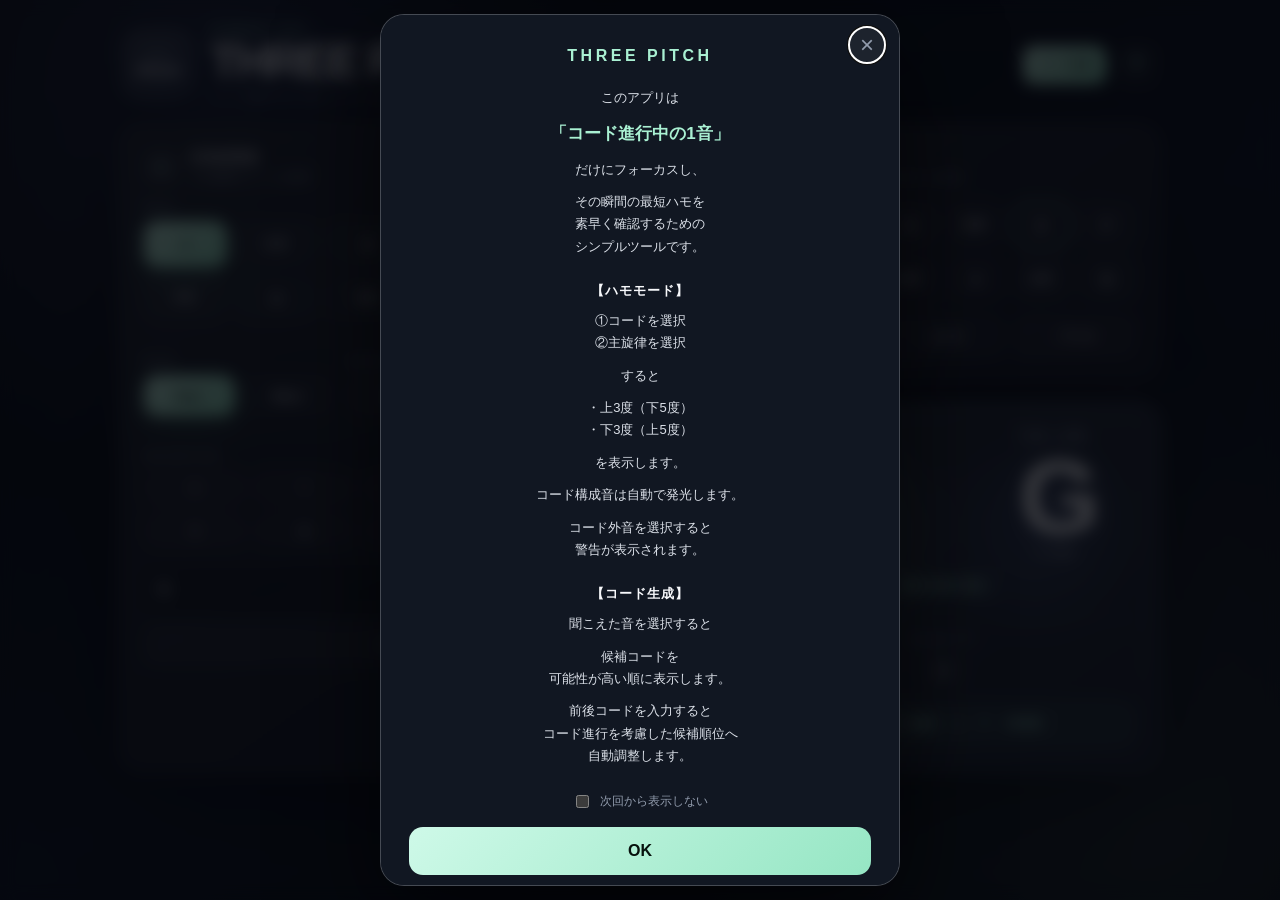
<file: index.html>
<!doctype html>
<html lang="ja">
<head>
  <meta charset="utf-8">
  <meta name="viewport" content="width=device-width, initial-scale=1, viewport-fit=cover">
  <meta name="theme-color" content="#0b0e14">
  <meta name="apple-mobile-web-app-capable" content="yes">
  <meta name="apple-mobile-web-app-status-bar-style" content="black-translucent">
  <meta name="apple-mobile-web-app-title" content="THREE PITCH">
  <title>THREE PITCH</title>
  <link rel="manifest" href="./manifest.webmanifest">
  <link rel="apple-touch-icon" href="./icon-192.png">
  <link rel="stylesheet" href="./style.css?v=42">
</head>
<body>
  <main class="app">
    <header class="brand">
      <div class="mini-logo" aria-hidden="true"><span>THREE</span><strong>PITCH</strong></div>
      <div class="brand-copy"><p>HARMONY TOOL</p><h1>THREE PITCH</h1><span>コード進行中の1音にフォーカス</span></div>
      <nav class="header-actions" aria-label="アプリ操作">
        <button id="openDetectButton" class="mode-button active" type="button">コード生成</button>
        <button id="guideButton" class="help-button" type="button" aria-label="使い方を表示">?</button>
      </nav>
    </header>

    <section class="harmony-layout">
      <section class="control-card chord-card">
        <div class="section-title"><span>01</span><div><h2>CHORD</h2><p>その瞬間のコードを選択</p></div></div>
        <div class="label">ROOT</div><div id="rootGrid" class="notes-grid"></div>
        <div class="split-row">
          <div><div class="label">BASE</div><div id="baseGrid" class="choice-grid base-grid"></div></div>
          <div><div class="label">SHAPE</div><div id="shapeGrid" class="choice-grid shape-grid"></div></div>
        </div>
        <div class="label decoration-label">DECORATION</div><div id="decorationGrid" class="decoration-grid"></div>
        <div class="summary"><strong id="chordName">C</strong><span id="chordTones">C · E · G</span></div>
        <button id="playChordButton" class="sound-button wide" type="button">♪ コード同時再生</button>
      </section>

      <section class="control-card melody-card">
        <div class="section-title"><span>02</span><div><h2>MELODY</h2><p>コード構成音がリアルタイム発光</p></div></div>
        <div id="melodyGrid" class="notes-grid"></div>
        <div id="melodyWarning" class="warning" hidden><strong>⚠ コード外音</strong><span>選択した主旋律は、このコードの構成音ではありません。</span></div>
        <div class="sound-grid">
          <button id="playMelodyButton" class="sound-button" type="button">♪ 主旋律</button>
          <button id="playUpperButton" class="sound-button" type="button">♪ 上ハモ</button>
          <button id="playLowerButton" class="sound-button" type="button">♪ 下ハモ</button>
        </div>
      </section>

      <section class="result-card" aria-live="polite">
        <div class="result-grid">
          <article class="harmony-result upper-result"><div class="result-kicker">上3度（下5度）</div><div id="upperResultNote" class="result-note">E</div><div class="direction-label">上の最短</div></article>
          <div class="result-divider" aria-hidden="true"></div>
          <article class="harmony-result lower-result"><div class="result-kicker">下3度（上5度）</div><div id="lowerResultNote" class="result-note">G</div><div class="direction-label">下の最短</div></article>
        </div>
        <div class="rule-chip">基本三和音で判定</div>
        <div class="maybe"><span>もしかして？</span><div id="maybeNotes" class="maybe-notes"></div></div>
        <button id="harmonyCheckButton" class="sound-button harmony-check" type="button">♪ ハモ確認　主旋律 → 上 → 下 → 3音同時</button>
      </section>
    </section>
  </main>

  <dialog id="guideDialog" class="guide-dialog">
    <form method="dialog" class="guide-panel">
      <button class="dialog-close" value="close" aria-label="閉じる">×</button>
      <div class="guide-logo">THREE PITCH</div>
      <p>このアプリは</p>
      <p class="guide-emphasis">「コード進行中の1音」</p>
      <p>だけにフォーカスし、</p>
      <p>その瞬間の最短ハモを<br>素早く確認するための<br>シンプルツールです。</p>
      <h3>【ハモモード】</h3>
      <p>①コードを選択<br>②主旋律を選択</p>
      <p>すると</p>
      <p>・上3度（下5度）<br>・下3度（上5度）</p>
      <p>を表示します。</p>
      <p>コード構成音は自動で発光します。</p>
      <p>コード外音を選択すると<br>警告が表示されます。</p>
      <h3>【コード生成】</h3>
      <p>聞こえた音を選択すると</p>
      <p>候補コードを<br>可能性が高い順に表示します。</p>
      <p>前後コードを入力すると<br>コード進行を考慮した候補順位へ<br>自動調整します。</p>
      <label class="dont-show"><input id="dontShowGuide" type="checkbox"> 次回から表示しない</label>
      <button id="guideOkButton" class="guide-ok" value="ok">OK</button>
    </form>
  </dialog>

  <dialog id="detectDialog" class="detect-dialog">
    <section class="detect-window">
      <header class="brand detect-window-header">
        <div class="mini-logo" aria-hidden="true"><span>THREE</span><strong>PITCH</strong></div>
        <div class="brand-copy"><p>CODE DETECT MODE</p><h1>CODE DETECT</h1><span>聞こえた音と前後進行から候補生成</span></div>
        <button id="closeDetectButton" class="mode-button detect-close" type="button">ハモモードへ戻る</button>
      </header>
      <section class="detect-layout">
        <section class="control-card detect-input-card">
          <div class="section-title"><span>01</span><div><h2>HEARD NOTES</h2><p>聞こえた音を複数選択</p></div></div>
          <div id="heardNotesGrid" class="notes-grid"></div>
          <div class="detect-tools"><button id="clearHeardButton" class="utility-button" type="button">選択解除</button><span id="heardCount">0音選択</span></div>
        </section>
        <section class="control-card context-card">
          <div class="section-title"><span>02</span><div><h2>CONTEXT</h2><p>前後コードは任意</p></div></div>
          <div class="context-grid">
            <label>前のコード<select id="previousChord"></select></label>
            <label>次のコード<select id="nextChord"></select></label>
          </div>
          <p class="context-note">未入力なら聞こえた音だけで順位付けし、入力時は共通音・ルート進行・解決方向を加味します。</p>
        </section>
        <section class="control-card candidates-card" aria-live="polite">
          <div class="section-title"><span>03</span><div><h2>CANDIDATES</h2><p>可能性が高い順</p></div></div>
          <div id="candidateList" class="candidate-list"></div>
        </section>
      </section>
    </section>
  </dialog>

  <script src="./app.js?v=42"></script>
  <script src="./detect.js?v=42"></script>
  <script>if("serviceWorker" in navigator){addEventListener("load",()=>navigator.serviceWorker.register("./service-worker.js"));}</script>
</body>
</html>
</file>
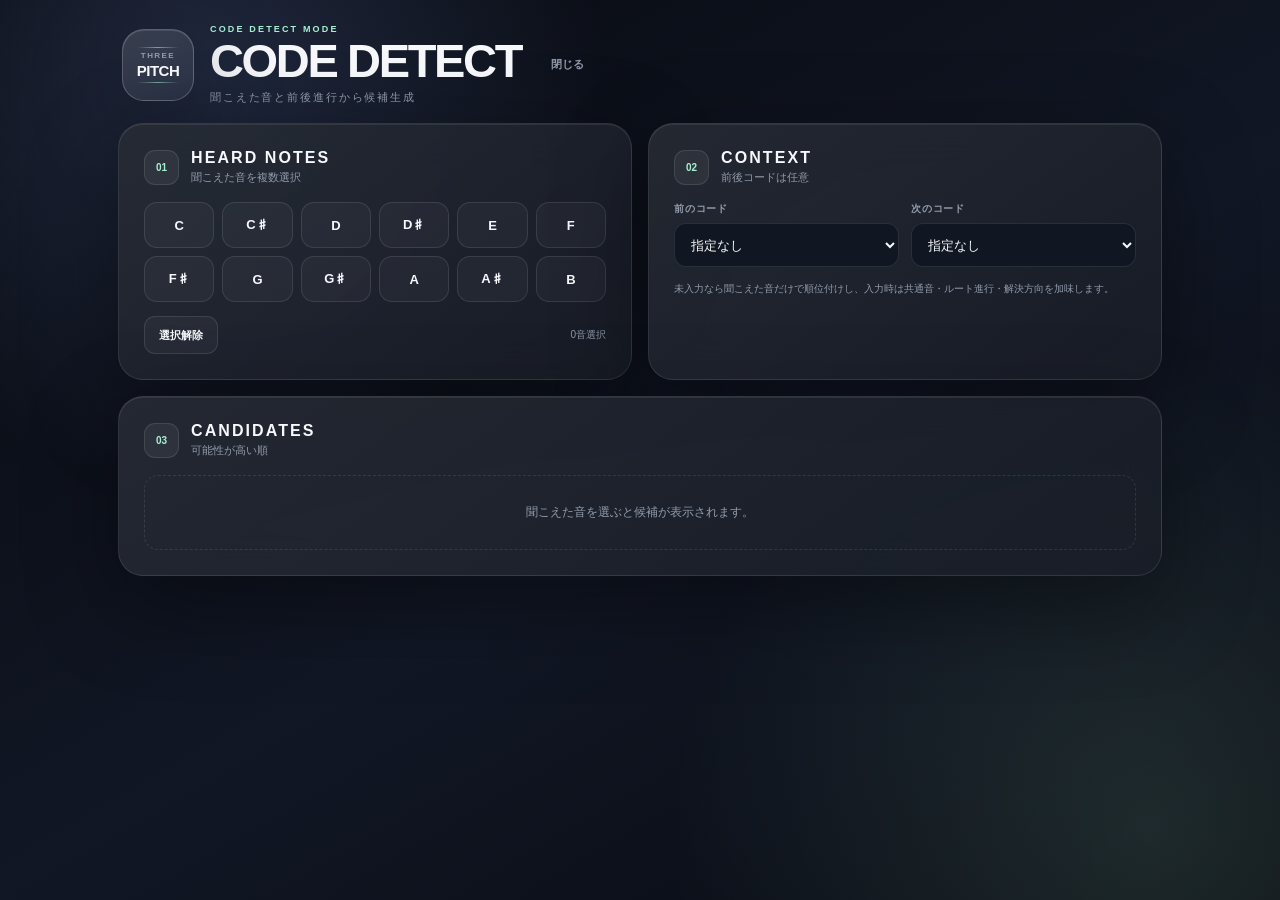
<file: detect.html>
<!doctype html>
<html lang="ja">
<head>
  <meta charset="utf-8">
  <meta name="viewport" content="width=device-width, initial-scale=1, viewport-fit=cover">
  <meta name="theme-color" content="#0b0e14">
  <title>CODE DETECT | THREE PITCH</title>
  <link rel="stylesheet" href="./style.css?v=42">
</head>
<body>
  <main class="app detect-app">
    <header class="brand">
      <div class="mini-logo" aria-hidden="true"><span>THREE</span><strong>PITCH</strong></div>
      <div class="brand-copy"><p>CODE DETECT MODE</p><h1>CODE DETECT</h1><span>聞こえた音と前後進行から候補生成</span></div>
      <button id="closeDetectButton" class="mode-button" type="button">閉じる</button>
    </header>
    <section class="detect-layout">
      <section class="control-card detect-input-card">
        <div class="section-title"><span>01</span><div><h2>HEARD NOTES</h2><p>聞こえた音を複数選択</p></div></div>
        <div id="heardNotesGrid" class="notes-grid"></div>
        <div class="detect-tools"><button id="clearHeardButton" class="utility-button" type="button">選択解除</button><span id="heardCount">0音選択</span></div>
      </section>
      <section class="control-card context-card">
        <div class="section-title"><span>02</span><div><h2>CONTEXT</h2><p>前後コードは任意</p></div></div>
        <div class="context-grid">
          <label>前のコード<select id="previousChord"></select></label>
          <label>次のコード<select id="nextChord"></select></label>
        </div>
        <p class="context-note">未入力なら聞こえた音だけで順位付けし、入力時は共通音・ルート進行・解決方向を加味します。</p>
      </section>
      <section class="control-card candidates-card" aria-live="polite">
        <div class="section-title"><span>03</span><div><h2>CANDIDATES</h2><p>可能性が高い順</p></div></div>
        <div id="candidateList" class="candidate-list"></div>
      </section>
    </section>
  </main>
  <script src="./detect.js?v=42"></script>
</body>
</html>
</file>
<file: style.css>
:root{color-scheme:dark;--bg:#080a0f;--panel:rgba(20,25,35,.84);--line:rgba(255,255,255,.1);--line2:rgba(255,255,255,.22);--text:#f7f8fb;--muted:#929cad;--accent:#a9f0d2;--accent2:#88a7ff;--ink:#07110d;--shadow:0 28px 90px rgba(0,0,0,.42)}
*{box-sizing:border-box}html{min-height:100%;background:var(--bg)}body{margin:0;min-height:100dvh;color:var(--text);font-family:-apple-system,BlinkMacSystemFont,"Segoe UI","Hiragino Sans","Yu Gothic UI",sans-serif;background:radial-gradient(circle at 15% 8%,rgba(136,167,255,.19),transparent 30%),radial-gradient(circle at 90% 92%,rgba(169,240,210,.13),transparent 34%),linear-gradient(150deg,#07090e,#111725 54%,#080a10);overscroll-behavior:none}button{font:inherit;color:inherit}.app{width:min(1120px,100%);min-height:100dvh;margin:auto;padding:max(24px,env(safe-area-inset-top)) clamp(14px,3.4vw,38px) max(26px,env(safe-area-inset-bottom));display:grid;grid-template-columns:minmax(0,1.15fr) minmax(0,.85fr);grid-template-areas:"brand brand" "chord melody" "chord result";gap:16px;align-content:center}.brand{grid-area:brand;display:flex;align-items:center;gap:16px;padding:0 4px 2px}.mini-logo{width:72px;height:72px;flex:none;border:1px solid var(--line2);border-radius:22px;background:linear-gradient(145deg,rgba(255,255,255,.11),rgba(255,255,255,.02)),rgba(255,255,255,.025);box-shadow:inset 0 1px 0 rgba(255,255,255,.1),var(--shadow);position:relative;display:grid;place-content:center;text-align:center;overflow:hidden}.mini-logo span,.mini-logo strong{position:relative;z-index:2;display:block}.mini-logo span{color:var(--muted);font-size:8px;font-weight:850;letter-spacing:.18em}.mini-logo strong{margin-top:4px;color:var(--text);font-size:15px;line-height:.92;font-weight:900;letter-spacing:-.035em}.mini-logo:before,.mini-logo:after{content:"";position:absolute;left:14px;right:14px;height:1px;background:linear-gradient(90deg,transparent,rgba(169,240,210,.58),transparent)}.mini-logo:before{top:17px}.mini-logo:after{bottom:17px}.brand-copy p{margin:0 0 5px;color:var(--accent);font-size:9px;font-weight:850;letter-spacing:.24em}.brand-copy h1{margin:0;font-size:clamp(30px,4.6vw,47px);line-height:.92;letter-spacing:-.05em}.brand-copy span{display:block;margin-top:8px;color:var(--muted);font-size:11px;letter-spacing:.17em}.control-card,.result-card{border:1px solid var(--line);border-radius:25px;background:linear-gradient(145deg,rgba(255,255,255,.075),rgba(255,255,255,.018)),var(--panel);box-shadow:inset 0 1px 0 rgba(255,255,255,.08),var(--shadow);backdrop-filter:blur(22px);-webkit-backdrop-filter:blur(22px)}.control-card{padding:clamp(17px,3vw,25px)}.chord-card{grid-area:chord}.melody-card{grid-area:melody}.section-title{display:flex;gap:12px;align-items:center;margin-bottom:17px}.section-title>span{width:35px;height:35px;display:grid;place-items:center;border:1px solid var(--line);border-radius:11px;background:rgba(255,255,255,.055);color:var(--accent);font-size:10px;font-weight:900}.section-title h2{margin:0;font-size:16px;letter-spacing:.13em}.section-title p{margin:3px 0 0;color:var(--muted);font-size:11px}.label{margin:0 0 9px;color:var(--muted);font-size:9px;font-weight:900;letter-spacing:.18em}.notes-grid{display:grid;grid-template-columns:repeat(6,minmax(0,1fr));gap:8px}.note-button,.choice-button,.decoration-button{border:1px solid var(--line);background:rgba(255,255,255,.035);border-radius:13px;cursor:pointer;-webkit-tap-highlight-color:transparent;transition:transform .11s ease,border-color .12s ease,background .12s ease,color .12s ease,box-shadow .12s ease}.note-button{min-height:46px;font-weight:800;font-size:13px}.choice-button{min-height:41px;padding:0 10px;font-size:11px;font-weight:780}.decoration-button{min-height:36px;padding:0 10px;font-size:10px;font-weight:760}.note-button:active,.choice-button:active,.decoration-button:active{transform:scale(.96)}.note-button:hover,.choice-button:hover,.decoration-button:hover{border-color:var(--line2)}.selected{color:var(--ink);border-color:rgba(169,240,210,.82);background:linear-gradient(135deg,#cef9e8,#96e6c4);box-shadow:0 10px 28px rgba(111,225,181,.18)}.split-row{display:grid;grid-template-columns:.72fr 1.28fr;gap:14px;padding-top:17px;margin-top:17px;border-top:1px solid var(--line)}.choice-grid{display:grid;gap:8px}.base-grid{grid-template-columns:repeat(2,minmax(0,1fr))}.shape-grid{grid-template-columns:repeat(3,minmax(0,1fr))}.decoration-label{padding-top:17px;margin-top:17px;border-top:1px solid var(--line)}.decoration-grid{display:grid;grid-template-columns:repeat(5,minmax(0,1fr));gap:7px}.summary{margin-top:17px;min-height:48px;padding:11px 14px;display:flex;align-items:center;justify-content:space-between;gap:12px;border:1px solid var(--line);border-radius:15px;background:rgba(0,0,0,.16)}.summary strong{white-space:nowrap;font-size:16px}.summary span{color:var(--muted);text-align:right;font-size:11px;line-height:1.4}
.result-card{grid-area:result;min-height:310px;padding:clamp(20px,3vw,28px);display:grid;place-items:center;align-content:center;position:relative;overflow:hidden;background:radial-gradient(circle at 28% 36%,rgba(169,240,210,.17),transparent 28%),radial-gradient(circle at 72% 36%,rgba(136,167,255,.15),transparent 28%),linear-gradient(145deg,rgba(255,255,255,.08),rgba(255,255,255,.015)),rgba(27,34,47,.94)}.result-card:after{content:"";position:absolute;inset:16px;border:1px solid rgba(169,240,210,.12);border-radius:18px;pointer-events:none}.result-grid{position:relative;z-index:1;width:min(560px,100%);display:grid;grid-template-columns:1fr 1px 1fr;gap:clamp(16px,4vw,34px);align-items:center}.harmony-result{min-width:0;display:grid;justify-items:center;text-align:center}.result-divider{width:1px;height:128px;background:linear-gradient(transparent,var(--line2),transparent)}.result-kicker{color:var(--muted);font-size:10px;font-weight:800;letter-spacing:.1em;white-space:nowrap}.result-note{margin:10px 0 4px;font-size:clamp(64px,10vw,104px);line-height:.86;font-weight:900;letter-spacing:-.08em;text-shadow:0 0 42px rgba(169,240,210,.18)}.lower-result .result-note{text-shadow:0 0 42px rgba(136,167,255,.18)}.direction-label{color:rgba(255,255,255,.48);font-size:9px;font-weight:800;letter-spacing:.14em}.rule-chip{position:relative;z-index:1;margin-top:14px;padding:5px 10px;border:1px solid rgba(169,240,210,.22);border-radius:999px;color:var(--accent);background:rgba(169,240,210,.06);font-size:9px;font-weight:850;letter-spacing:.14em}.maybe{position:relative;z-index:1;width:min(560px,100%);margin-top:18px;padding-top:14px;border-top:1px solid var(--line);text-align:center}.maybe>span{display:block;margin-bottom:9px;color:var(--muted);font-size:10px;font-weight:800;letter-spacing:.12em}.maybe-notes{display:flex;flex-wrap:wrap;justify-content:center;gap:7px;min-height:32px}.maybe-note{min-width:36px;height:32px;padding:0 10px;display:inline-grid;place-items:center;border:1px solid var(--line);border-radius:10px;background:rgba(255,255,255,.045);color:#d7dce5;font-size:12px;font-weight:800}.maybe-empty{color:rgba(255,255,255,.28);font-size:18px;line-height:32px}
@media(max-width:760px){.app{grid-template-columns:1fr;grid-template-areas:"brand" "chord" "melody" "result";align-content:start}.mini-logo{width:62px;height:62px;border-radius:19px}.brand-copy h1{font-size:32px}.notes-grid{grid-template-columns:repeat(4,minmax(0,1fr))}.split-row{grid-template-columns:1fr}.decoration-grid{grid-template-columns:repeat(3,minmax(0,1fr))}.result-card{min-height:300px}.result-grid{gap:14px}.result-note{font-size:clamp(60px,20vw,92px)}}
@media(max-width:430px){.result-grid{grid-template-columns:1fr 1fr;gap:10px}.result-divider{display:none}.result-kicker{font-size:9px;letter-spacing:.04em}.result-note{font-size:clamp(58px,22vw,84px)}}
@media(max-width:370px){.notes-grid{grid-template-columns:repeat(3,minmax(0,1fr))}.decoration-grid{grid-template-columns:repeat(2,minmax(0,1fr))}.summary{align-items:flex-start;flex-direction:column}.summary span{text-align:left}}
@media(prefers-reduced-motion:reduce){*{transition:none!important}}

/* v3 modes */
.brand{flex-wrap:wrap}.mode-switch{margin-left:auto;display:flex;gap:7px;padding:5px;border:1px solid var(--line);border-radius:14px;background:rgba(0,0,0,.18)}.mode-button{min-height:38px;padding:0 14px;border:0;border-radius:10px;background:transparent;color:var(--muted);font-size:11px;font-weight:850;cursor:pointer}.mode-button.active{background:linear-gradient(135deg,#cef9e8,#96e6c4);color:var(--ink)}.mode-view{display:none;grid-column:1/-1}.mode-view.active{display:block}.harmony-layout{display:grid;grid-template-columns:minmax(0,1.15fr) minmax(0,.85fr);grid-template-areas:"chord melody" "chord result";gap:16px}.melody-card{align-self:stretch}.note-button.chord-tone{border-color:rgba(169,240,210,.52);box-shadow:inset 0 0 0 1px rgba(169,240,210,.12),0 0 18px rgba(169,240,210,.10)}.note-button.decor-tone{border-color:rgba(136,167,255,.5);box-shadow:inset 0 0 0 1px rgba(136,167,255,.1)}.note-button.invalid-selected{border-color:rgba(255,169,104,.9);background:linear-gradient(135deg,#ffd9b9,#ffab70);color:#2d1205}.warning{margin-top:14px;padding:12px 13px;border:1px solid rgba(255,169,104,.42);border-radius:14px;background:rgba(255,145,68,.09);display:grid;gap:3px}.warning strong{color:#ffc28e;font-size:12px}.warning span{color:#d9b99e;font-size:10px;line-height:1.45}.detect-layout{display:grid;grid-template-columns:1fr 1fr;grid-template-areas:"heard context" "candidates candidates";gap:16px}.detect-input-card{grid-area:heard}.context-card{grid-area:context}.candidates-card{grid-area:candidates}.detect-tools{margin-top:14px;display:flex;align-items:center;justify-content:space-between;gap:12px}.utility-button{min-height:38px;padding:0 14px;border:1px solid var(--line);border-radius:11px;background:rgba(255,255,255,.04);font-size:11px;font-weight:800;cursor:pointer}.detect-tools span,.context-note{color:var(--muted);font-size:10px}.context-grid{display:grid;grid-template-columns:1fr 1fr;gap:12px}.context-grid label{display:grid;gap:7px;color:var(--muted);font-size:10px;font-weight:800;letter-spacing:.08em}.context-grid select{width:100%;min-height:44px;padding:0 12px;border:1px solid var(--line);border-radius:12px;background:#111722;color:var(--text);font-size:13px}.context-note{margin:14px 0 0;line-height:1.5}.candidate-list{display:grid;gap:9px}.candidate-row{display:grid;grid-template-columns:44px minmax(100px,.8fr) 1.2fr auto;align-items:center;gap:12px;padding:12px 14px;border:1px solid var(--line);border-radius:14px;background:rgba(255,255,255,.03)}.candidate-rank{width:32px;height:32px;display:grid;place-items:center;border-radius:10px;background:rgba(169,240,210,.08);color:var(--accent);font-size:11px;font-weight:900}.candidate-name{font-size:17px;font-weight:900}.candidate-tones{color:var(--muted);font-size:11px}.candidate-score{min-width:52px;text-align:right;color:var(--accent);font-size:12px;font-weight:900}.candidate-reason{grid-column:2/5;color:rgba(255,255,255,.45);font-size:9px}.empty-candidates{padding:28px;text-align:center;color:var(--muted);font-size:12px;border:1px dashed var(--line);border-radius:14px}
@media(max-width:760px){.mode-switch{width:100%;margin-left:0}.mode-button{flex:1}.harmony-layout,.detect-layout{grid-template-columns:1fr;grid-template-areas:"chord" "melody" "result"}.detect-layout{grid-template-areas:"heard" "context" "candidates"}.context-grid{grid-template-columns:1fr}.candidate-row{grid-template-columns:38px 1fr auto}.candidate-tones{grid-column:2/4}.candidate-reason{grid-column:2/4}}

.app{grid-template-columns:1fr;grid-template-areas:"brand";align-content:start}

.warning[hidden]{display:none!important}

/* v4.0 COMPLETE */
.header-actions{margin-left:auto;display:flex;align-items:center;gap:8px}.help-button{width:44px;height:44px;border:1px solid var(--line);border-radius:14px;background:rgba(255,255,255,.045);color:var(--accent);font-size:20px;font-weight:900;cursor:pointer}.help-button:hover,.sound-button:hover,.utility-button:hover,.mode-button:hover{border-color:var(--line2)}
.sound-grid{display:grid;grid-template-columns:repeat(3,minmax(0,1fr));gap:8px;margin-top:14px}.sound-button{min-height:42px;padding:0 12px;border:1px solid var(--line);border-radius:12px;background:rgba(255,255,255,.045);color:var(--text);font-size:10px;font-weight:850;letter-spacing:.03em;cursor:pointer;transition:transform .12s ease,border-color .12s ease,background .12s ease,box-shadow .12s ease}.sound-button:active{transform:scale(.97)}.sound-button.wide{width:100%;margin-top:10px}.sound-button.harmony-check{position:relative;z-index:2;width:min(560px,100%);margin-top:16px;border-color:rgba(169,240,210,.28);background:rgba(169,240,210,.065);color:var(--accent)}.sound-button.playing{background:linear-gradient(135deg,#cef9e8,#96e6c4);color:var(--ink);box-shadow:0 0 28px rgba(111,225,181,.22)}
.guide-dialog{width:min(520px,calc(100vw - 28px));max-height:calc(100vh - 28px);padding:0;border:1px solid var(--line2);border-radius:24px;background:#111722;color:var(--text);box-shadow:0 32px 100px rgba(0,0,0,.62)}.guide-dialog::backdrop{background:rgba(3,5,9,.78);backdrop-filter:blur(8px)}.guide-panel{position:relative;padding:30px 28px 26px;text-align:center}.dialog-close{position:absolute;right:14px;top:12px;width:36px;height:36px;border:0;border-radius:50%;background:rgba(255,255,255,.05);color:var(--muted);font-size:24px;cursor:pointer}.guide-logo{margin:2px 0 22px;color:var(--accent);font-weight:900;letter-spacing:.22em}.guide-panel p{margin:10px 0;color:#dce1e9;font-size:13px;line-height:1.72}.guide-panel h3{margin:24px 0 10px;font-size:13px;letter-spacing:.08em}.guide-emphasis{color:var(--accent)!important;font-size:17px!important;font-weight:900}.dont-show{display:flex;justify-content:center;align-items:center;gap:8px;margin:25px 0 16px;color:var(--muted);font-size:12px}.guide-ok{width:100%;min-height:48px;border:0;border-radius:14px;background:linear-gradient(135deg,#cef9e8,#96e6c4);color:var(--ink);font-weight:900;cursor:pointer}
.detect-app{grid-template-columns:1fr;grid-template-areas:"brand"}.detect-app .brand{grid-area:brand}.detect-layout{grid-column:1/-1}
@media(max-width:760px){.header-actions{width:100%;margin-left:0}.header-actions .mode-button{flex:1}.sound-grid{grid-template-columns:1fr}.guide-panel{padding:28px 20px 22px}.guide-panel p{font-size:12px}}

/* v4.1: in-app Code Detect window */
.detect-dialog{width:min(1180px,calc(100vw - 24px));height:min(920px,calc(100vh - 24px));max-width:none;max-height:none;padding:0;border:1px solid var(--line2);border-radius:24px;background:#0b0e14;color:var(--text);box-shadow:0 32px 100px rgba(0,0,0,.68);overflow:hidden}
.detect-dialog::backdrop{background:rgba(3,5,9,.82);backdrop-filter:blur(8px)}
.detect-window{height:100%;overflow:auto;padding:22px}
.detect-window-header{position:sticky;top:-22px;z-index:5;margin:-22px -22px 18px;padding:22px;background:rgba(11,14,20,.96);backdrop-filter:blur(14px);border-bottom:1px solid var(--line)}
.detect-close{margin-left:auto;border:1px solid var(--line);background:rgba(255,255,255,.045);color:var(--accent)}
@media(max-width:760px){.detect-dialog{width:100vw;height:100dvh;border:0;border-radius:0}.detect-window{padding:14px}.detect-window-header{top:-14px;margin:-14px -14px 14px;padding:14px}.detect-close{width:100%;margin-left:0}.detect-window .brand-copy{min-width:0}}
</file>
